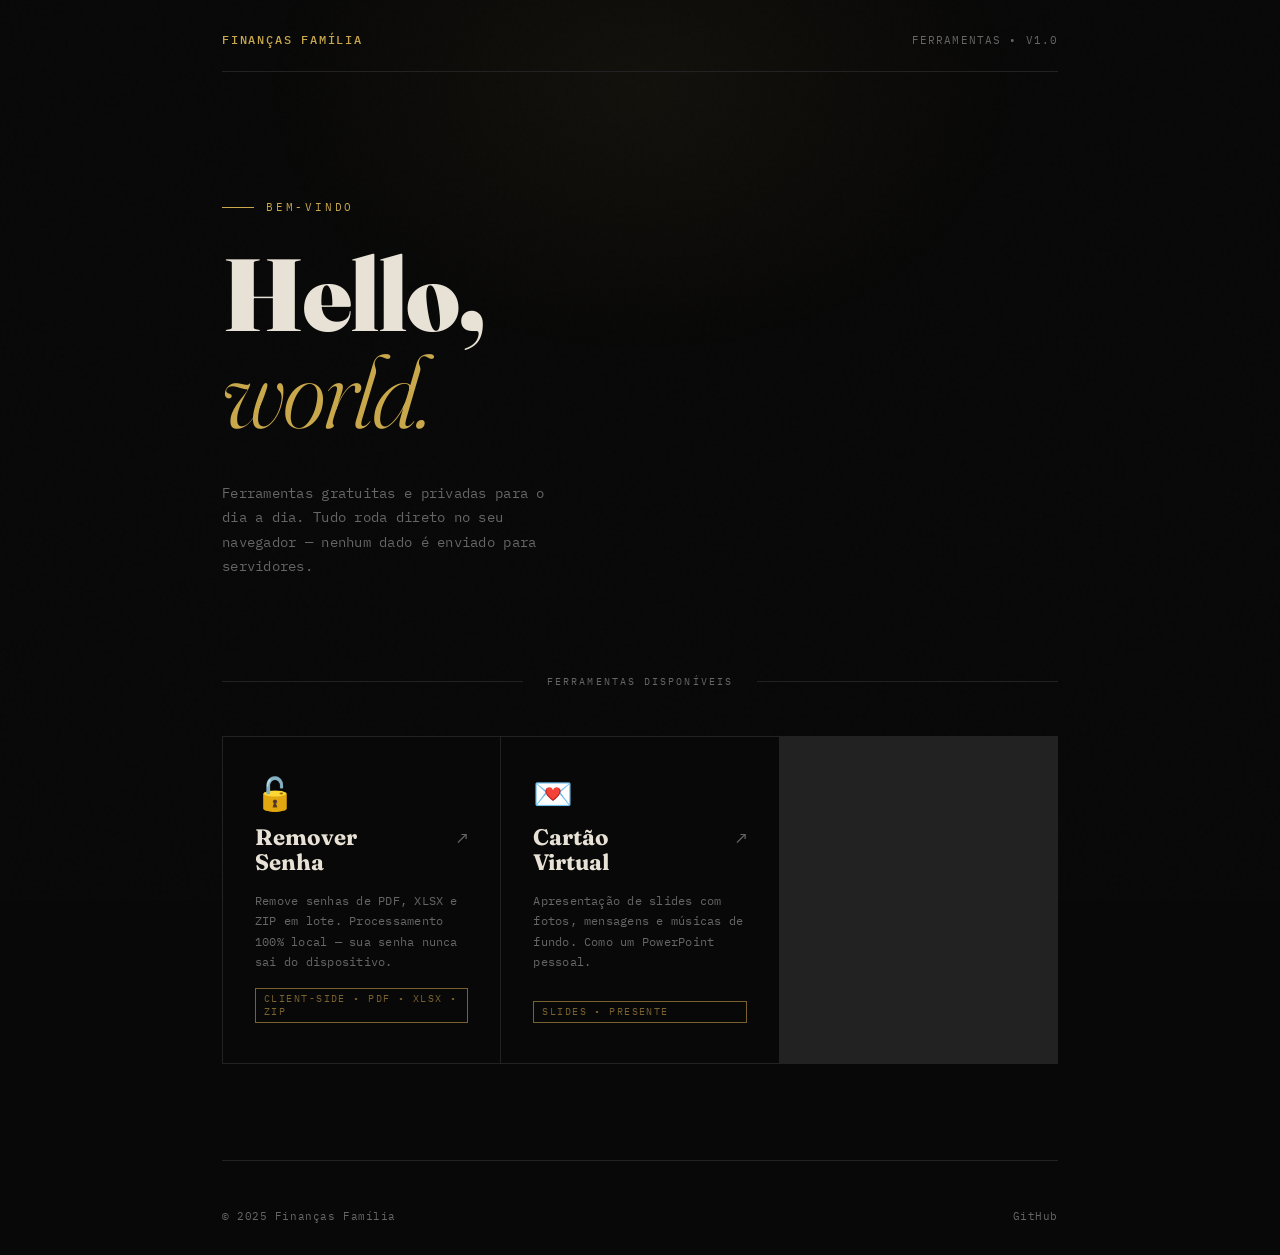
<file: index.html>
<!DOCTYPE html>
<html lang="pt-BR">
<head>
  <meta charset="UTF-8" />
  <meta name="viewport" content="width=device-width, initial-scale=1.0" />
  <title>Finanças Família — Ferramentas gratuitas para o dia a dia</title>
  <meta name="description" content="Ferramentas gratuitas e privadas para facilitar o dia a dia da família. Todo processamento ocorre no seu navegador." />
  <meta name="robots" content="index, follow" />
  <meta name="theme-color" content="#080808" />
  <link rel="icon" href="data:image/svg+xml,<svg xmlns='http://www.w3.org/2000/svg' viewBox='0 0 100 100'><text y='.9em' font-size='90'>🏠</text></svg>" />

  <link rel="preconnect" href="https://fonts.googleapis.com" />
  <link rel="preconnect" href="https://fonts.gstatic.com" crossorigin />
  <link href="https://fonts.googleapis.com/css2?family=Fraunces:ital,opsz,wght@0,9..144,300;0,9..144,700;0,9..144,900;1,9..144,300;1,9..144,700&family=IBM+Plex+Mono:wght@400;500&display=swap" rel="stylesheet" />

  <style>
    *, *::before, *::after { box-sizing: border-box; margin: 0; padding: 0; }

    :root {
      --bg: #080808;
      --surface: #111111;
      --border: #222222;
      --border-hover: #3a3a3a;
      --gold: #c9a84c;
      --gold-dim: #7a6230;
      --text: #e8e2d6;
      --muted: #666;
      --font-display: 'Fraunces', Georgia, serif;
      --font-mono: 'IBM Plex Mono', monospace;
    }

    html { font-size: 16px; scroll-behavior: smooth; }

    body {
      background: var(--bg);
      color: var(--text);
      font-family: var(--font-mono);
      min-height: 100vh;
      overflow-x: hidden;
    }

    /* Noise grain overlay */
    body::before {
      content: '';
      position: fixed;
      inset: 0;
      background-image: url("data:image/svg+xml,%3Csvg viewBox='0 0 256 256' xmlns='http://www.w3.org/2000/svg'%3E%3Cfilter id='noise'%3E%3CfeTurbulence type='fractalNoise' baseFrequency='0.9' numOctaves='4' stitchTiles='stitch'/%3E%3C/filter%3E%3Crect width='100%25' height='100%25' filter='url(%23noise)' opacity='0.04'/%3E%3C/svg%3E");
      pointer-events: none;
      z-index: 0;
      opacity: 0.4;
    }

    /* Ambient glow */
    body::after {
      content: '';
      position: fixed;
      top: -20vh;
      left: 50%;
      transform: translateX(-50%);
      width: 60vw;
      height: 60vh;
      background: radial-gradient(ellipse, rgba(201,168,76,0.06) 0%, transparent 70%);
      pointer-events: none;
      z-index: 0;
    }

    /* ─── Layout ─── */
    .page {
      position: relative;
      z-index: 1;
      max-width: 900px;
      margin: 0 auto;
      padding: 0 2rem;
    }

    /* ─── Nav ─── */
    nav {
      display: flex;
      align-items: center;
      justify-content: space-between;
      padding: 2rem 0 0;
      border-bottom: 1px solid var(--border);
      padding-bottom: 1.5rem;
      animation: fadeDown 0.6s ease both;
    }

    .nav-logo {
      font-family: var(--font-mono);
      font-size: 0.75rem;
      font-weight: 500;
      letter-spacing: 0.15em;
      text-transform: uppercase;
      color: var(--gold);
      text-decoration: none;
    }

    .nav-tag {
      font-size: 0.7rem;
      color: var(--muted);
      letter-spacing: 0.1em;
      text-transform: uppercase;
    }

    /* ─── Hero ─── */
    .hero {
      padding: 8rem 0 6rem;
      animation: fadeUp 0.8s ease 0.1s both;
    }

    .hero-label {
      font-size: 0.7rem;
      letter-spacing: 0.25em;
      text-transform: uppercase;
      color: var(--gold);
      margin-bottom: 2rem;
      display: flex;
      align-items: center;
      gap: 0.75rem;
    }

    .hero-label::before {
      content: '';
      display: block;
      width: 2rem;
      height: 1px;
      background: var(--gold);
    }

    .hero-headline {
      font-family: var(--font-display);
      font-size: clamp(3.5rem, 8vw, 7rem);
      font-weight: 900;
      line-height: 0.95;
      letter-spacing: -0.02em;
      margin-bottom: 2.5rem;
      color: var(--text);
    }

    .hero-headline em {
      font-style: italic;
      font-weight: 300;
      color: var(--gold);
    }

    .hero-sub {
      font-size: 0.85rem;
      color: var(--muted);
      line-height: 1.8;
      max-width: 42ch;
      letter-spacing: 0.02em;
    }

    /* ─── Divider ─── */
    .divider {
      display: flex;
      align-items: center;
      gap: 1.5rem;
      margin-bottom: 3rem;
      animation: fadeUp 0.8s ease 0.2s both;
    }

    .divider-line {
      flex: 1;
      height: 1px;
      background: var(--border);
    }

    .divider-label {
      font-size: 0.65rem;
      letter-spacing: 0.2em;
      text-transform: uppercase;
      color: var(--muted);
      white-space: nowrap;
    }

    /* ─── Tools Grid ─── */
    .tools-grid {
      display: grid;
      grid-template-columns: repeat(auto-fill, minmax(260px, 1fr));
      gap: 1px;
      background: var(--border);
      border: 1px solid var(--border);
      animation: fadeUp 0.8s ease 0.3s both;
    }

    .tool-card {
      background: var(--bg);
      padding: 2.5rem 2rem;
      text-decoration: none;
      display: flex;
      flex-direction: column;
      gap: 1rem;
      transition: background 0.2s ease;
      position: relative;
      overflow: hidden;
    }

    .tool-card::after {
      content: '';
      position: absolute;
      inset: 0;
      background: linear-gradient(135deg, rgba(201,168,76,0.04) 0%, transparent 60%);
      opacity: 0;
      transition: opacity 0.3s ease;
    }

    .tool-card:hover {
      background: var(--surface);
    }

    .tool-card:hover::after {
      opacity: 1;
    }

    .tool-card:hover .tool-arrow {
      transform: translate(3px, -3px);
      color: var(--gold);
    }

    .tool-icon {
      font-size: 2rem;
      line-height: 1;
    }

    .tool-header {
      display: flex;
      align-items: flex-start;
      justify-content: space-between;
    }

    .tool-name {
      font-family: var(--font-display);
      font-size: 1.4rem;
      font-weight: 700;
      color: var(--text);
      line-height: 1.1;
    }

    .tool-arrow {
      font-size: 1.1rem;
      color: var(--muted);
      transition: transform 0.2s ease, color 0.2s ease;
      margin-top: 0.1rem;
    }

    .tool-desc {
      font-size: 0.75rem;
      color: var(--muted);
      line-height: 1.7;
      letter-spacing: 0.02em;
    }

    .tool-tag {
      display: inline-block;
      font-size: 0.6rem;
      letter-spacing: 0.15em;
      text-transform: uppercase;
      color: var(--gold-dim);
      border: 1px solid var(--gold-dim);
      padding: 0.2rem 0.5rem;
      margin-top: auto;
    }

    /* ─── Footer ─── */
    footer {
      padding: 3rem 0 2rem;
      border-top: 1px solid var(--border);
      margin-top: 6rem;
      display: flex;
      justify-content: space-between;
      align-items: center;
      animation: fadeUp 0.8s ease 0.4s both;
    }

    footer p {
      font-size: 0.7rem;
      color: var(--muted);
      letter-spacing: 0.05em;
    }

    footer a {
      color: var(--muted);
      text-decoration: none;
      transition: color 0.2s;
    }

    footer a:hover { color: var(--gold); }

    /* ─── Animations ─── */
    @keyframes fadeDown {
      from { opacity: 0; transform: translateY(-12px); }
      to   { opacity: 1; transform: translateY(0); }
    }

    @keyframes fadeUp {
      from { opacity: 0; transform: translateY(20px); }
      to   { opacity: 1; transform: translateY(0); }
    }

    /* ─── Responsive ─── */
    @media (max-width: 520px) {
      .hero { padding: 5rem 0 4rem; }
      .tools-grid { grid-template-columns: 1fr; }
      footer { flex-direction: column; gap: 0.75rem; text-align: center; }
    }
  </style>
</head>
<body>
  <div class="page">

    <nav>
      <a href="/" class="nav-logo">Finanças Família</a>
      <span class="nav-tag">ferramentas • v1.0</span>
    </nav>

    <section class="hero">
      <p class="hero-label">Bem-vindo</p>
      <h1 class="hero-headline">
        Hello,<br/><em>world.</em>
      </h1>
      <p class="hero-sub">
        Ferramentas gratuitas e privadas para o dia a dia.
        Tudo roda direto no seu navegador — nenhum dado é enviado para servidores.
      </p>
    </section>

    <div class="divider">
      <div class="divider-line"></div>
      <span class="divider-label">ferramentas disponíveis</span>
      <div class="divider-line"></div>
    </div>

    <div class="tools-grid">
      <a href="./remover-senha/" class="tool-card">
        <div class="tool-icon">🔓</div>
        <div class="tool-header">
          <span class="tool-name">Remover<br/>Senha</span>
          <span class="tool-arrow">↗</span>
        </div>
        <p class="tool-desc">
          Remove senhas de PDF, XLSX e ZIP em lote. Processamento 100% local — sua senha nunca sai do dispositivo.
        </p>
        <span class="tool-tag">client-side • pdf • xlsx • zip</span>
      </a>
      <a href="./cartao/" class="tool-card">
        <div class="tool-icon">💌</div>
        <div class="tool-header">
          <span class="tool-name">Cartão<br/>Virtual</span>
          <span class="tool-arrow">↗</span>
        </div>
        <p class="tool-desc">
          Apresentação de slides com fotos, mensagens e músicas de fundo. Como um PowerPoint pessoal.
        </p>
        <span class="tool-tag">slides • presente</span>
      </a>
    </div>

    <footer>
      <p>© 2025 Finanças Família</p>
      <p><a href="https://github.com/davijr/financas-familia" target="_blank" rel="noopener">GitHub</a></p>
    </footer>

  </div>
</body>
</html>
</file>
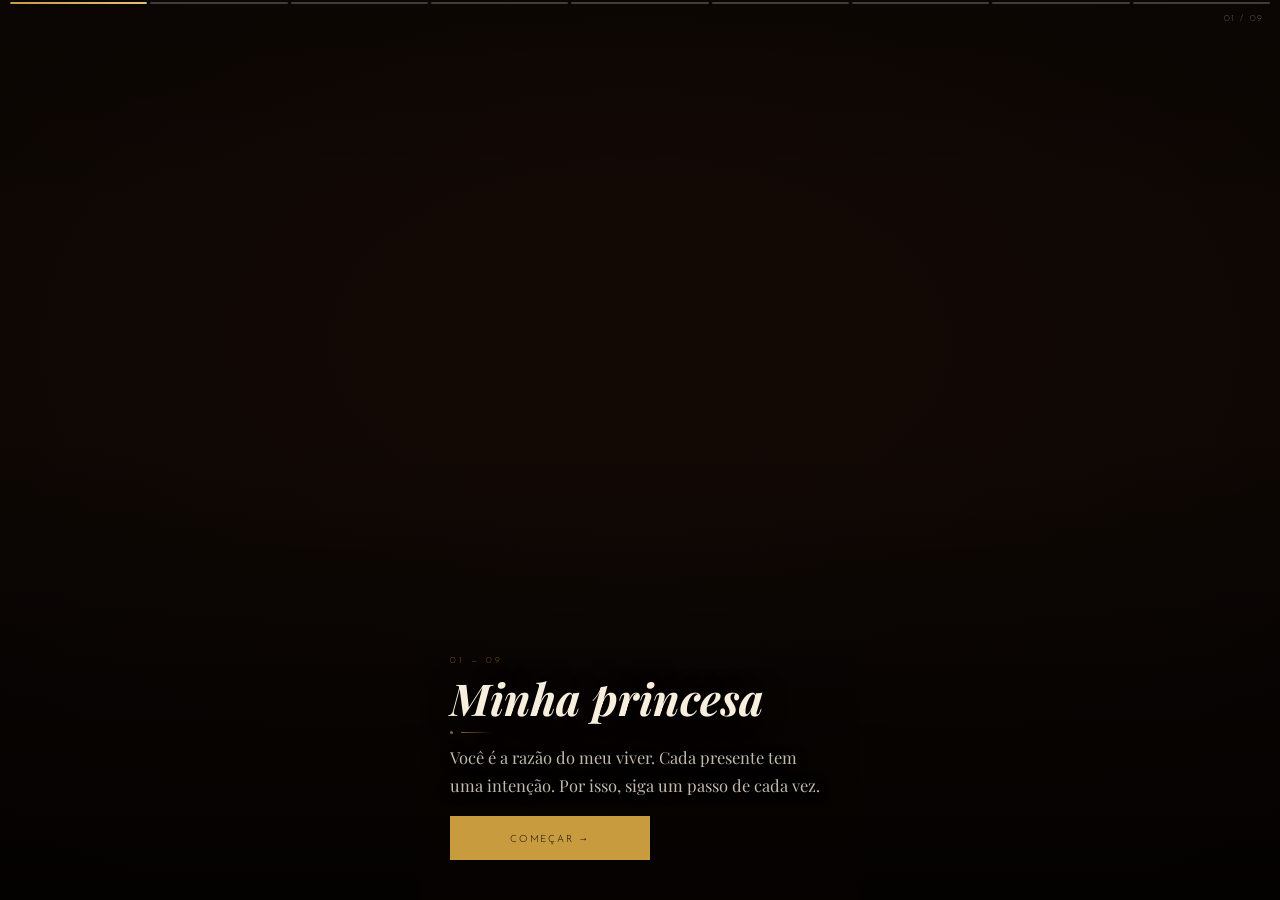
<file: cartao/index.html>
<!DOCTYPE html>
<html lang="pt-BR">
<head>
  <meta charset="UTF-8" />
  <meta name="viewport" content="width=device-width, initial-scale=1.0, viewport-fit=cover" />
  <title>Cartão Virtual 💌</title>
  <meta name="robots" content="noindex" />
  <meta name="apple-mobile-web-app-capable" content="yes" />
  <meta name="apple-mobile-web-app-status-bar-style" content="black-translucent" />
  <link rel="icon" href="data:image/svg+xml,<svg xmlns='http://www.w3.org/2000/svg' viewBox='0 0 100 100'><text y='.9em' font-size='90'>💌</text></svg>" />

  <link rel="preconnect" href="https://fonts.googleapis.com" />
  <link rel="preconnect" href="https://fonts.gstatic.com" crossorigin />
  <link href="https://fonts.googleapis.com/css2?family=Playfair+Display:ital,wght@0,400;0,700;1,400;1,700&family=Josefin+Sans:wght@200;300;400&display=swap" rel="stylesheet" />

  <style>
    *, *::before, *::after { box-sizing: border-box; margin: 0; padding: 0; }

    :root {
      --cream:   #f8eedd;
      --gold:    #c99b3f;
      --gold-l:  #e6bf72;
      --dark:    #0a0705;
      --ease:    cubic-bezier(0.42, 0, 0.18, 1);
      --font-s:  'Playfair Display', Georgia, serif;
      --font-b:  'Josefin Sans', sans-serif;
    }

    html, body {
      width: 100%; height: 100%;
      overflow: hidden;
      background: #000;
      -webkit-tap-highlight-color: transparent;
      user-select: none;
    }

    /* ═══════════════════════
       TOP PROGRESS BAR
    ═══════════════════════ */
    #topBar {
      position: fixed;
      top: 0; left: 0; right: 0;
      z-index: 200;
      display: flex;
      gap: 3px;
      padding: env(safe-area-inset-top, 0) 10px 0;
      height: calc(8px + env(safe-area-inset-top, 0));
      align-items: flex-end;
      padding-bottom: 4px;
    }

    .bar-segment {
      flex: 1;
      height: 2px;
      background: rgba(255,255,255,0.22);
      border-radius: 2px;
      overflow: hidden;
    }

    .bar-segment .bar-fill {
      height: 100%;
      width: 0%;
      background: linear-gradient(90deg, var(--gold), var(--gold-l));
      border-radius: 2px;
    }

    .bar-segment.done .bar-fill  { width: 100%; transition: none; }
    .bar-segment.active .bar-fill {
      width: 100%;
      transition: width 8s linear;
    }

    /* ═══════════════════════
       SLIDESHOW
    ═══════════════════════ */
    #slideshow {
      position: fixed;
      inset: 0;
    }

    .slide {
      position: absolute;
      inset: 0;
      opacity: 0;
      pointer-events: none;
      transition: opacity 0.7s var(--ease);
    }

    .slide.active {
      opacity: 1;
      pointer-events: all;
    }

    /* ── Video background (slide 1) ── */
    .slide__video {
      position: absolute;
      inset: 0;
      overflow: hidden;
    }

    .slide__video video {
      position: absolute;
      top: 50%; left: 50%;
      min-width: 100%; min-height: 100%;
      width: auto; height: auto;
      transform: translate(-50%, -50%);
      object-fit: cover;
    }

    /* ── Photo layer(s) ── */
    .slide__photo {
      position: absolute;
      inset: 0;
      background-size: cover;
      background-position: center;
      will-change: transform;
    }

    /* Ken Burns variants */
    .kb-zoom-in   { animation: kbZoomIn   9s ease forwards; }
    .kb-zoom-out  { animation: kbZoomOut  9s ease forwards; }
    .kb-pan-right { animation: kbPanR     9s ease forwards; }
    .kb-pan-left  { animation: kbPanL     9s ease forwards; }
    .kb-diagonal  { animation: kbDiag     9s ease forwards; }

    @keyframes kbZoomIn   { from{transform:scale(1.08)translate(0,0)}  to{transform:scale(1)translate(0,0)} }
    @keyframes kbZoomOut  { from{transform:scale(1)translate(0,0)}     to{transform:scale(1.07)translate(0,0)} }
    @keyframes kbPanR     { from{transform:scale(1.06)translate(-2%,0)}to{transform:scale(1.02)translate(2%,0)} }
    @keyframes kbPanL     { from{transform:scale(1.06)translate(2%,0)} to{transform:scale(1.02)translate(-2%,0)} }
    @keyframes kbDiag     { from{transform:scale(1.07)translate(-1%,1%)}to{transform:scale(1.01)translate(1%,-1%)} }

    /* ── Second photo crossfade ── */
    .slide__photo-b {
      position: absolute;
      inset: 0;
      background-size: cover;
      background-position: center;
      opacity: 0;
      animation: crossfadeIn 2.5s ease 4.5s forwards;
    }

    @keyframes crossfadeIn {
      from { opacity: 0; }
      to   { opacity: 1; }
    }

    /* ── Color grade ── */
    .slide__grade {
      position: absolute;
      inset: 0;
      mix-blend-mode: multiply;
      opacity: 0.4;
      pointer-events: none;
    }

    /* ── Vignette ── */
    .slide__vignette {
      position: absolute;
      inset: 0;
      pointer-events: none;
      background:
        radial-gradient(ellipse 90% 75% at 50% 38%, transparent 20%, rgba(4,2,0,0.65) 100%),
        linear-gradient(to bottom, rgba(0,0,0,0.18) 0%, transparent 25%, transparent 48%, rgba(0,0,0,0.80) 100%);
    }

    /* ── Bokeh ── */
    .bokeh {
      position: absolute;
      inset: 0;
      overflow: hidden;
      pointer-events: none;
    }

    .bokeh__dot {
      position: absolute;
      border-radius: 50%;
      background: radial-gradient(circle, rgba(230,191,114,0.55) 0%, transparent 65%);
      filter: blur(3px);
      animation: floatUp linear infinite;
      opacity: 0;
    }

    @keyframes floatUp {
      0%   { transform:translateY(0) scale(1);    opacity:0; }
      8%   { opacity:0.7; }
      85%  { opacity:0.45; }
      100% { transform:translateY(-108vh) scale(1.4); opacity:0; }
    }

    /* ═══════════════════════
       STORY PANEL (bottom)
    ═══════════════════════ */
    .slide__story {
      position: absolute;
      bottom: 0; left: 0; right: 0;
      padding: 2.5rem 1.75rem;
      padding-bottom: max(2rem, env(safe-area-inset-bottom, 2rem));
      background: linear-gradient(to top,
        rgba(5,2,0,0.9)  0%,
        rgba(5,2,0,0.75) 38%,
        rgba(5,2,0,0.28) 72%,
        transparent      100%
      );
      display: flex;
      flex-direction: column;
      gap: 0.55rem;
    }

    /* Left accent line */
    .slide__story::before {
      content: '';
      position: absolute;
      left: 0; top: 32%; bottom: 0;
      width: 2px;
      background: linear-gradient(to bottom, transparent, rgba(201,155,63,0.55), transparent);
    }

    .slide__eyebrow {
      font-family: var(--font-b);
      font-size: 0.57rem;
      font-weight: 200;
      letter-spacing: 0.32em;
      text-transform: uppercase;
      color: rgba(201,155,63,0.82);
    }

    .slide__title {
      font-family: var(--font-s);
      font-size: clamp(1.85rem, 7.5vw, 2.75rem);
      font-weight: 700;
      font-style: italic;
      line-height: 1.1;
      color: var(--cream);
      text-shadow: 0 2px 24px rgba(0,0,0,0.55);
    }

    .slide__rule {
      display: flex;
      align-items: center;
      gap: 0.5rem;
    }

    .slide__rule-dot {
      width: 3px; height: 3px;
      border-radius: 50%;
      background: var(--gold);
      opacity: 0.65;
      flex-shrink: 0;
    }

    .slide__rule-line {
      height: 1px;
      width: 2rem;
      background: linear-gradient(90deg, rgba(201,155,63,0.6), transparent);
    }

    .slide__phrase {
      font-family: var(--font-s);
      font-size: clamp(0.88rem, 3.7vw, 1.03rem);
      font-weight: 400;
      line-height: 1.72;
      color: rgba(248,238,221,0.78);
      text-shadow: 0 1px 12px rgba(0,0,0,0.6);
      max-width: 38ch;
    }

    .slide__nav {
      display: flex;
      gap: 0.7rem;
      align-items: center;
      margin-top: 0.5rem;
      flex-wrap: wrap;
    }

    .btn {
      cursor: pointer;
      border: none;
      outline: none;
      font-family: var(--font-b);
      font-size: 0.62rem;
      font-weight: 300;
      letter-spacing: 0.18em;
      text-transform: uppercase;
      padding: 0.9rem 1.75rem;
      transition: all 0.25s ease;
      -webkit-tap-highlight-color: transparent;
      min-height: 44px;
    }

    .btn-next {
      background: var(--gold);
      color: var(--dark);
      flex: 1;
      max-width: 200px;
      position: relative;
      overflow: hidden;
    }

    .btn-next::after {
      content: '';
      position: absolute;
      top: 0; left: -100%;
      width: 55%; height: 100%;
      background: linear-gradient(90deg, transparent, rgba(255,255,255,0.28), transparent);
      transition: left 0.5s ease;
    }

    .btn-next:active { transform: scale(0.97); }
    .btn-next:active::after,
    .btn-next:hover::after  { left: 160%; }

    .btn-back {
      background: rgba(255,255,255,0.07);
      color: rgba(248,238,221,0.55);
      border: 1px solid rgba(255,255,255,0.13);
      min-width: 80px;
    }

    .btn-back:active { opacity: 0.7; transform: scale(0.97); }

    /* ═══════════════════════
       SLIDE BADGE (top-right)
    ═══════════════════════ */
    #slideBadge {
      position: fixed;
      top: max(0.9rem, calc(env(safe-area-inset-top, 0) + 0.5rem));
      right: 1rem;
      font-family: var(--font-b);
      font-size: 0.57rem;
      font-weight: 200;
      letter-spacing: 0.18em;
      color: rgba(255,255,255,0.5);
      z-index: 201;
    }

    /* ═══════════════════════
       MUSIC BUTTON
    ═══════════════════════ */
    #musicBtn {
      position: fixed;
      bottom: max(1rem, env(safe-area-inset-bottom, 1rem));
      right: 1rem;
      z-index: 100;
      width: 40px; height: 40px;
      border-radius: 50%;
      display: flex;
      align-items: center;
      justify-content: center;
      background: rgba(0,0,0,0.38);
      border: 1px solid rgba(201,155,63,0.32);
      backdrop-filter: blur(8px);
      cursor: pointer;
      opacity: 0;
      pointer-events: none;
      transition: opacity 0.4s ease;
      outline: none;
    }

    #musicBtn.visible { opacity: 1; pointer-events: all; }

    .music-bars {
      display: flex;
      gap: 2px;
      align-items: flex-end;
      height: 11px;
    }

    .music-bars span {
      display: block;
      width: 2px;
      border-radius: 1px;
      background: var(--gold);
      transform-origin: bottom;
    }

    #musicBtn.playing .music-bars span {
      animation: mBar 0.75s ease-in-out infinite alternate;
    }

    #musicBtn.playing .music-bars span:nth-child(1) { height:4px;  animation-delay:0s;    }
    #musicBtn.playing .music-bars span:nth-child(2) { height:10px; animation-delay:0.2s;  }
    #musicBtn.playing .music-bars span:nth-child(3) { height:6px;  animation-delay:0.35s; }
    #musicBtn.playing .music-bars span:nth-child(4) { height:11px; animation-delay:0.1s;  }

    #musicBtn:not(.playing) .music-bars span { height:4px !important; opacity:0.35; }

    @keyframes mBar {
      from { transform: scaleY(0.2); }
      to   { transform: scaleY(1); }
    }

    /* ═══════════════════════
       REVEAL ANIMATIONS
    ═══════════════════════ */
    .slide__eyebrow,
    .slide__title,
    .slide__rule,
    .slide__phrase,
    .slide__nav {
      opacity: 0;
      transform: translateY(12px);
    }

    .slide.active .slide__eyebrow { animation: up 0.6s var(--ease) 0.28s  forwards; }
    .slide.active .slide__title   { animation: up 0.7s var(--ease) 0.42s  forwards; }
    .slide.active .slide__rule    { animation: up 0.6s var(--ease) 0.56s  forwards; }
    .slide.active .slide__phrase  { animation: up 0.65s var(--ease) 0.63s forwards; }
    .slide.active .slide__nav     { animation: up 0.6s var(--ease) 0.78s  forwards; }

    @keyframes up { to { opacity:1; transform:translateY(0); } }

    /* ═══════════════════════
       RESPONSIVE
    ═══════════════════════ */
    @media (orientation: landscape) and (max-height: 500px) {
      .slide__story { padding: 1.1rem 2rem; gap: 0.35rem; }
      .slide__title { font-size: 1.5rem; }
      .slide__phrase { display: none; }
    }

    @media (min-width: 700px) {
      .slide__story {
        max-width: 500px;
        left: 50%;
        right: auto;
        transform: translateX(-50%);
        padding-bottom: 2.5rem;
      }
      .slide__story::before { display: none; }
    }
  </style>
</head>
<body>

  <div id="topBar"></div>
  <div id="slideBadge">01 / 09</div>
  <div id="slideshow"></div>

  <button id="musicBtn" aria-label="Música">
    <div class="music-bars">
      <span></span><span></span><span></span><span></span>
    </div>
  </button>

  <audio id="music1" loop><source src="song/primeiro-amor.mp3" type="audio/mpeg"></audio>
  <audio id="music2" loop><source src="song/primeiro-amor.mp3" type="audio/mpeg"></audio>

  <script>
    // ─────────────────────────────────────────────────
    //  SLIDES DATA
    //  bg:  string → single photo
    //       [a, b]  → crossfade between a (4s) → b
    //  video: path to mp4 (null = none)
    //  kb:  Ken Burns variant class
    //  grade: color overlay for cinematic grading
    // ─────────────────────────────────────────────────
    const IMG = 'image/';

    const slides = [
      // bg pode ser objeto { src, pos, rotate? } ou array de objetos
      // pos = background-position  |  rotate = graus CSS (90, -90, 180)
      {
        title:    "Minha princesa",
        phrase:   "Você é a razão do meu viver. Cada presente tem uma intenção. Por isso, siga um passo de cada vez.",
        video:    IMG + "MOVIE.mp4",
        bg:       { src: IMG + "20240131_180643.jpg", pos: 'center 28%' },
        btnLabel: "Começar",
        music:    null,
        kb:       "kb-zoom-in",
        grade:    "rgba(160,80,40,0.28)",
      },
      {
        title:    "Primeiro passo",
        phrase:   "Abra a tampa e volte aqui.",
        bg: [
          { src: IMG + "IMG_20211009_150628.jpg",    pos: 'center 38%' },
          { src: IMG + "IMG_20170422_214516591.jpg", pos: '38% 28%'    },
        ],
        btnLabel: "Próximo",
        music:    null,
        kb:       "kb-pan-right",
        grade:    "rgba(100,70,140,0.22)",
      },
      {
        title:    "Vestir e Usar",
        phrase:   "Confesso que esse é para nós dois. Louco pra você usar.",
        bg: [
          { src: IMG + "IMG_20220927_162831.jpg",    pos: '42% 22%'   },
          { src: IMG + "IMG_20170226_133235035.jpg", pos: 'center 18%' },
        ],
        btnLabel: "Próximo",
        music:    "music2",
        kb:       "kb-zoom-out",
        grade:    "rgba(190,130,50,0.2)",
      },
      {
        title:    "Ler",
        phrase:   "Cada palavra foi escrita pensando em você.",
        bg: [
          { src: IMG + "IMG_20161231_231900656.jpg", pos: 'center 22%' },
          { src: IMG + "IMG_20211011_194500.jpg",    rotate: 90        }, // foto deitada → corrigida
        ],
        btnLabel: "Próximo",
        music:    "music2",
        kb:       "kb-pan-left",
        grade:    "rgba(50,90,120,0.28)",
      },
      {
        title:    "Escrever",
        phrase:   "Deixe seus pensamentos fluírem. Este espaço é só seu.",
        bg: [
          { src: IMG + "IMG_20220312_174438.jpg",  pos: '42% 20%'   },
          { src: IMG + "IMG_20220312_155046.jpg",  pos: 'center 42%' },
        ],
        btnLabel: "Próximo",
        music:    "music1",
        kb:       "kb-diagonal",
        grade:    "rgba(160,120,80,0.2)",
      },
      {
        title:    "Ser Usada",
        phrase:   "Este presente foi feito para estar com você todos os dias.",
        bg: [
          { src: IMG + "IMG_20210103_175730.jpg", pos: 'center 30%' },
          { src: IMG + "20240131_180643.jpg",     pos: 'center 28%' },
        ],
        btnLabel: "Próximo",
        music:    "music1",
        kb:       "kb-zoom-in",
        grade:    "rgba(170,80,80,0.22)",
      },
      {
        title:    "Relaxar",
        phrase:   "Você merece parar, respirar e simplesmente ser.",
        bg: [
          { src: IMG + "IMG_20220928_132802.jpg",  rotate: 180  }, // foto de cabeça pra baixo → corrigida
          { src: IMG + "IMG_20220927_134325.jpg",  rotate: -90  }, // foto deitada → corrigida
        ],
        btnLabel: "Próximo",
        music:    "music1",
        kb:       "kb-pan-right",
        grade:    "rgba(50,110,100,0.28)",
      },
      {
        title:    "Organizar & Executar",
        phrase:   "Com tudo no lugar, seus sonhos ficam mais perto.",
        bg:       { src: IMG + "IMG_20170121_220459464_BURST000_COVER_TOP.jpg", pos: 'center 30%' },
        btnLabel: "Próximo",
        music:    "music1",
        kb:       "kb-zoom-out",
        grade:    "rgba(130,150,70,0.2)",
      },
      {
        title:    "Com amor ♡",
        phrase:   "O cartão está na tampa. Ele diz tudo o que o coração não coube em palavras.",
        bg:       { src: IMG + "20240131_180643.jpg", pos: 'center 28%' },
        btnLabel: null,
        music:    null,
        kb:       "kb-zoom-in",
        grade:    "rgba(160,80,40,0.28)",
      },
    ];

    // ─────────────────────────────────────────────────
    //  STATE
    // ─────────────────────────────────────────────────
    let current = 0;
    let muted   = false;
    const audios     = { music1: document.getElementById('music1'), music2: document.getElementById('music2') };
    const musicBtn   = document.getElementById('musicBtn');
    const slideBadge = document.getElementById('slideBadge');
    const topBarEl   = document.getElementById('topBar');
    const slideshow  = document.getElementById('slideshow');

    // ─────────────────────────────────────────────────
    //  BUILD TOP BAR
    // ─────────────────────────────────────────────────
    slides.forEach(() => {
      const seg  = document.createElement('div');
      seg.className = 'bar-segment';
      const fill = document.createElement('div');
      fill.className = 'bar-fill';
      seg.appendChild(fill);
      topBarEl.appendChild(seg);
    });

    // ─────────────────────────────────────────────────
    //  BUILD SLIDES
    // ─────────────────────────────────────────────────
    slides.forEach((s, i) => {
      const el = document.createElement('div');
      el.className = 'slide' + (i === 0 ? ' active' : '');

      // ── Video background (if provided) ──
      if (s.video) {
        const vWrap = document.createElement('div');
        vWrap.className = 'slide__video';
        const vid = document.createElement('video');
        vid.src = s.video;
        vid.autoplay = true;
        vid.muted    = true;
        vid.loop     = true;
        vid.playsInline = true;
        vid.setAttribute('playsinline', '');
        vWrap.appendChild(vid);
        el.appendChild(vWrap);
      }

      // ── Helper: build photo element ──
      // imgObj: { src, pos?, rotate? }
      // kbClass: Ken Burns class (only for photo A)
      // isB: true = crossfade (slide__photo-b), false = photo A
      function makePhoto(imgObj, kbClass, isB) {
        const wrap = document.createElement('div');
        wrap.className = isB ? 'slide__photo slide__photo-b' : `slide__photo ${kbClass}`;

        if (imgObj.rotate !== undefined) {
          // Rotated image: <img> element with CSS transform
          wrap.style.overflow = 'hidden';
          const img = document.createElement('img');
          img.src = imgObj.src;
          img.draggable = false;
          const is90 = Math.abs(imgObj.rotate) === 90;
          img.style.cssText = `
            position:absolute; top:50%; left:50%;
            ${is90 ? 'width:100vh; height:100vw;' : 'width:100%; height:100%;'}
            object-fit:cover; object-position:center;
            transform:translate(-50%,-50%) rotate(${imgObj.rotate}deg);
            pointer-events:none;
          `;
          wrap.appendChild(img);
        } else {
          wrap.style.backgroundImage  = `url('${imgObj.src}')`;
          wrap.style.backgroundPosition = imgObj.pos || 'center center';
        }
        return wrap;
      }

      // ── Photo A (always present) ──
      const imgA  = Array.isArray(s.bg) ? s.bg[0] : s.bg;
      const photoA = makePhoto(imgA, s.kb, false);
      if (s.video) photoA.style.opacity = '0';
      el.appendChild(photoA);

      // ── Photo B (crossfade, if 2 images) ──
      if (Array.isArray(s.bg) && s.bg[1]) {
        el.appendChild(makePhoto(s.bg[1], s.kb, true));
      }

      // ── Color grade ──
      const grade = document.createElement('div');
      grade.className = 'slide__grade';
      grade.style.background = s.grade;
      el.appendChild(grade);

      // ── Vignette ──
      const vig = document.createElement('div');
      vig.className = 'slide__vignette';
      el.appendChild(vig);

      // ── Bokeh ──
      const bokeh = document.createElement('div');
      bokeh.className = 'bokeh';
      for (let p = 0; p < 5; p++) {
        const dot = document.createElement('div');
        dot.className = 'bokeh__dot';
        const sz = 7 + Math.random() * 14;
        dot.style.cssText = `
          width:${sz}px;height:${sz}px;
          left:${Math.random()*100}%;
          bottom:${Math.random()*18}%;
          animation-duration:${10+Math.random()*12}s;
          animation-delay:${Math.random()*9}s;
        `;
        bokeh.appendChild(dot);
      }
      el.appendChild(bokeh);

      // ── Story panel ──
      const story = document.createElement('div');
      story.className = 'slide__story';

      const eyebrow = document.createElement('div');
      eyebrow.className = 'slide__eyebrow';
      eyebrow.textContent = `${String(i+1).padStart(2,'0')} — ${String(slides.length).padStart(2,'0')}`;

      const title = document.createElement('h1');
      title.className = 'slide__title';
      title.textContent = s.title;

      const rule = document.createElement('div');
      rule.className = 'slide__rule';
      rule.innerHTML = '<div class="slide__rule-dot"></div><div class="slide__rule-line"></div>';

      story.appendChild(eyebrow);
      story.appendChild(title);
      story.appendChild(rule);

      if (s.phrase) {
        const phrase = document.createElement('p');
        phrase.className = 'slide__phrase';
        phrase.textContent = s.phrase;
        story.appendChild(phrase);
      }

      const nav = document.createElement('div');
      nav.className = 'slide__nav';

      if (i > 0) {
        const back = document.createElement('button');
        back.className = 'btn btn-back';
        back.textContent = '← Voltar';
        back.addEventListener('click', () => goTo(current - 1));
        nav.appendChild(back);
      }

      if (s.btnLabel) {
        const next = document.createElement('button');
        next.className = 'btn btn-next';
        next.textContent = s.btnLabel + ' →';
        next.addEventListener('click', () => goTo(current + 1));
        nav.appendChild(next);
      }

      story.appendChild(nav);
      el.appendChild(story);
      slideshow.appendChild(el);
    });

    // ─────────────────────────────────────────────────
    //  GYROSCOPE PARALLAX
    // ─────────────────────────────────────────────────
    let gyroOk = false;
    window.addEventListener('deviceorientation', (e) => {
      if (!gyroOk && e.gamma !== null) gyroOk = true;
      if (!gyroOk) return;
      const tx = Math.max(-8, Math.min(8, e.gamma || 0));
      const ty = Math.max(-4, Math.min(4, (e.beta || 0) - 45));
      const photo = document.querySelectorAll('.slide')[current]?.querySelector('.slide__photo');
      if (photo) photo.style.transform = `translate(${tx * 0.35}px, ${ty * 0.28}px)`;
    }, { passive: true });

    // ─────────────────────────────────────────────────
    //  UI UPDATE
    // ─────────────────────────────────────────────────
    function updateUI(index) {
      slideBadge.textContent =
        `${String(index+1).padStart(2,'0')} / ${String(slides.length).padStart(2,'0')}`;

      document.querySelectorAll('.bar-segment').forEach((seg, i) => {
        const fill = seg.querySelector('.bar-fill');
        seg.classList.remove('done','active');

        if (i < index) {
          seg.classList.add('done');
          fill.style.transition = 'none';
          fill.style.width = '100%';
        } else if (i === index) {
          fill.style.transition = 'none';
          fill.style.width = '0%';
          requestAnimationFrame(() => requestAnimationFrame(() => {
            fill.style.transition = 'width 8s linear';
            fill.style.width = '100%';
          }));
        } else {
          fill.style.transition = 'none';
          fill.style.width = '0%';
        }
      });
    }

    // ─────────────────────────────────────────────────
    //  MUSIC — fade in / fade out
    // ─────────────────────────────────────────────────
    const FADE_IN_MS  = 1800;
    const FADE_OUT_MS = 1200;
    let fadeInterval  = null;

    function clearFade() {
      if (fadeInterval) { clearInterval(fadeInterval); fadeInterval = null; }
    }

    function fadeIn(audio) {
      clearFade();
      audio.volume = 0;
      audio.play().catch(() => {});
      const step   = 1 / (FADE_IN_MS / 50);
      fadeInterval = setInterval(() => {
        audio.volume = Math.min(1, audio.volume + step);
        if (audio.volume >= 1) clearFade();
      }, 50);
    }

    function fadeOut(audio, callback) {
      clearFade();
      if (audio.paused) { callback && callback(); return; }
      const step   = audio.volume / (FADE_OUT_MS / 50);
      fadeInterval = setInterval(() => {
        audio.volume = Math.max(0, audio.volume - step);
        if (audio.volume <= 0) {
          clearFade();
          audio.pause();
          audio.currentTime = 0;
          callback && callback();
        }
      }, 50);
    }

    function applyMusic(track) {
      const prev = Object.values(audios).find(a => !a.paused);
      const next = track && audios[track];

      if (prev && prev !== next) {
        // fade out previous, then fade in next
        fadeOut(prev, () => {
          if (!muted && next && next.src) fadeIn(next);
        });
      } else if (!prev && next) {
        if (!muted && next.src) fadeIn(next);
      }

      if (next) {
        musicBtn.classList.add('visible');
        if (!muted) musicBtn.classList.add('playing');
        else musicBtn.classList.remove('playing');
      } else {
        musicBtn.classList.remove('visible','playing');
      }
    }

    musicBtn.addEventListener('click', () => {
      const track = slides[current].music;
      if (!track) return;
      muted = !muted;
      const audio = audios[track];
      if (muted) {
        fadeOut(audio, () => musicBtn.classList.remove('playing'));
      } else {
        fadeIn(audio);
        musicBtn.classList.add('playing');
      }
    });

    // ─────────────────────────────────────────────────
    //  NAVIGATE
    // ─────────────────────────────────────────────────
    function goTo(index) {
      if (index < 0 || index >= slides.length) return;

      // Restart Ken Burns on target slide
      const targetEl = document.querySelectorAll('.slide')[index];
      const photo    = targetEl.querySelector('.slide__photo');
      const kb       = slides[index].kb;
      photo.classList.remove('kb-zoom-in','kb-zoom-out','kb-pan-right','kb-pan-left','kb-diagonal');
      void photo.offsetWidth;
      photo.classList.add(kb);

      // Restart crossfade photo-b
      const photoB = targetEl.querySelector('.slide__photo-b');
      if (photoB) {
        photoB.style.animation = 'none';
        void photoB.offsetWidth;
        photoB.style.animation = '';
      }

      // Play video if present
      const vid = targetEl.querySelector('video');
      if (vid) vid.play().catch(() => {});

      document.querySelectorAll('.slide')[current].classList.remove('active');
      current = index;
      document.querySelectorAll('.slide')[current].classList.add('active');
      updateUI(current);
      applyMusic(slides[current].music);
    }

    // Init
    updateUI(0);
    // Start video on slide 1 if present
    const firstVid = document.querySelector('.slide.active video');
    if (firstVid) firstVid.play().catch(() => {});

    // Autoplay music on first user interaction (browser policy requires it)
    let musicStarted = false;
    function startMusicOnce() {
      if (musicStarted) return;
      musicStarted = true;
      const track = slides[current].music;
      if (track && !muted) {
        fadeIn(audios[track]);
        musicBtn.classList.add('playing');
      }
    }
    document.addEventListener('click',      startMusicOnce, { once: true });
    document.addEventListener('touchstart', startMusicOnce, { once: true, passive: true });

    // Keyboard
    document.addEventListener('keydown', e => {
      if (e.key === 'ArrowRight' || e.key === ' ') { e.preventDefault(); goTo(current+1); }
      if (e.key === 'ArrowLeft')                   { e.preventDefault(); goTo(current-1); }
    });

    // Touch swipe
    let tx = 0, ty = 0;
    document.addEventListener('touchstart', e => {
      tx = e.touches[0].clientX;
      ty = e.touches[0].clientY;
    }, { passive: true });
    document.addEventListener('touchend', e => {
      const dx = e.changedTouches[0].clientX - tx;
      const dy = e.changedTouches[0].clientY - ty;
      if (Math.abs(dx) > Math.abs(dy) && Math.abs(dx) > 42) {
        goTo(dx < 0 ? current+1 : current-1);
      }
    }, { passive: true });
  </script>
</body>
</html>
</file>
